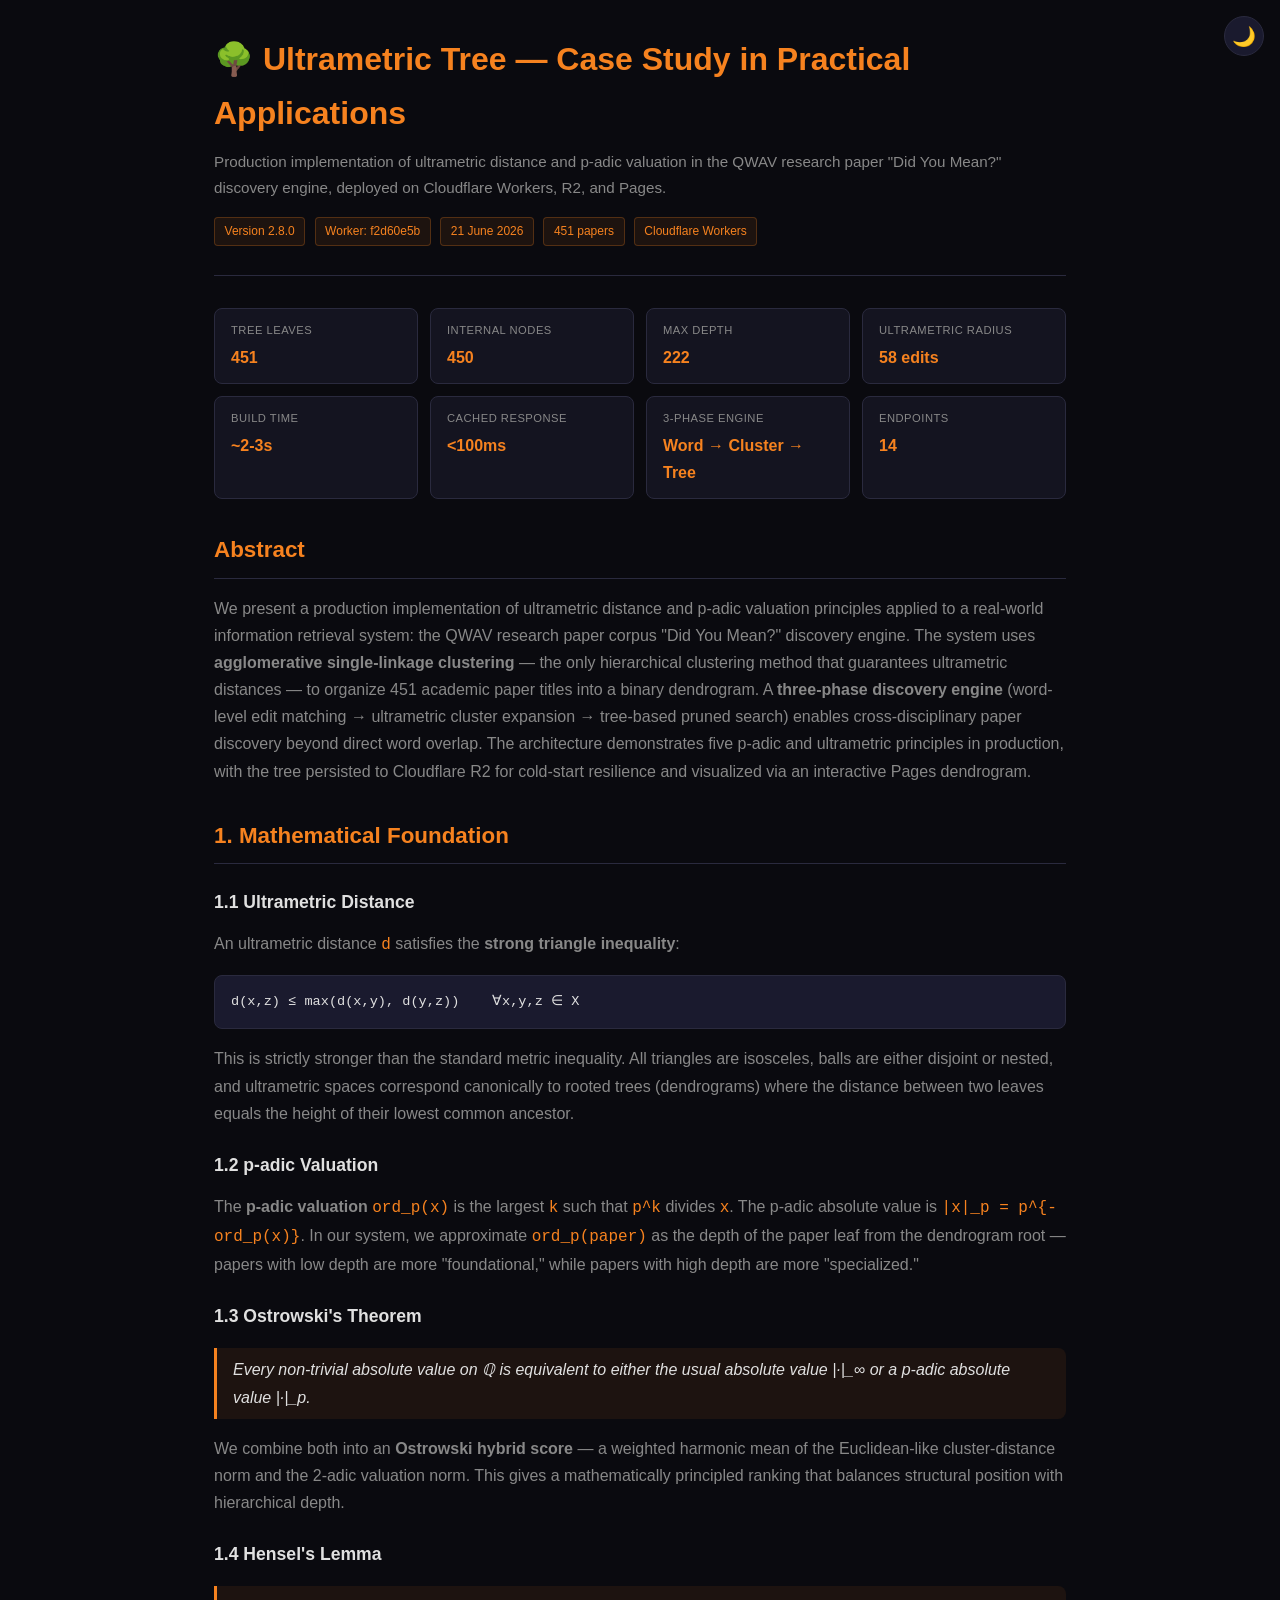
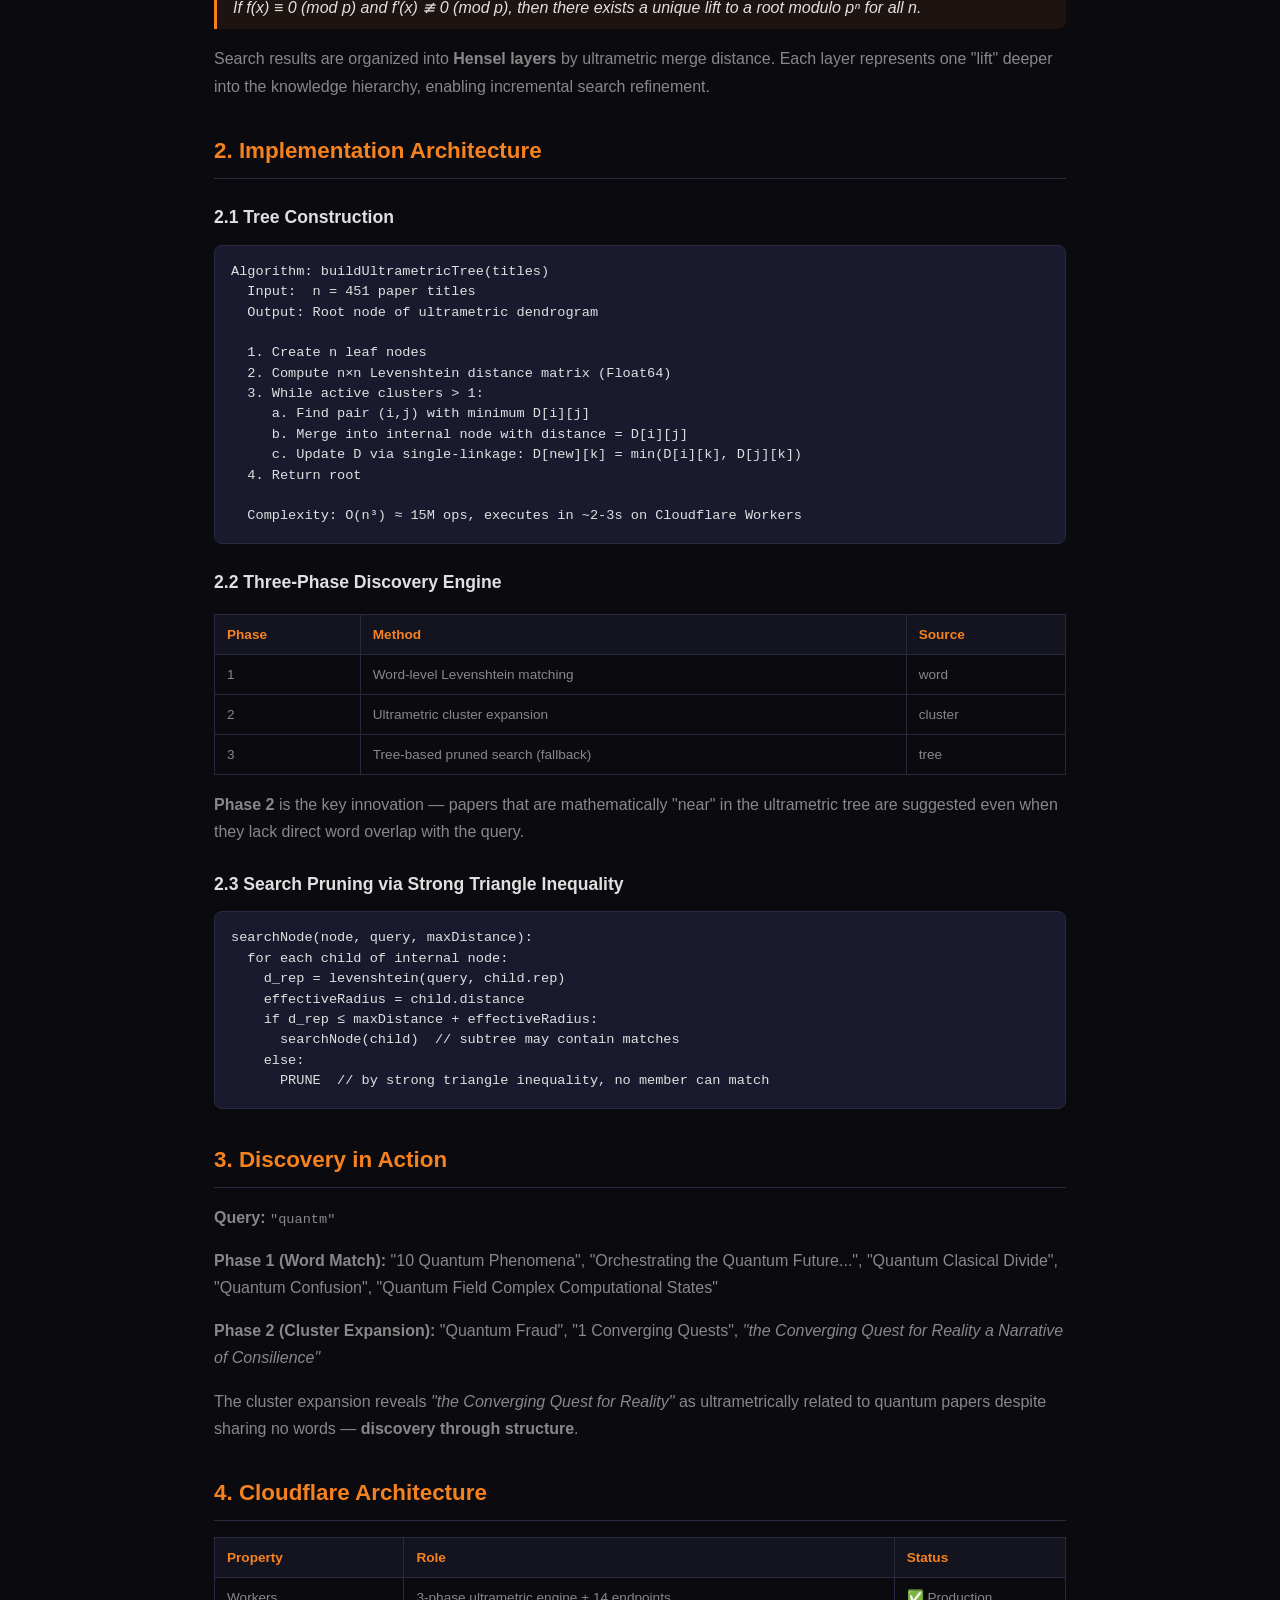
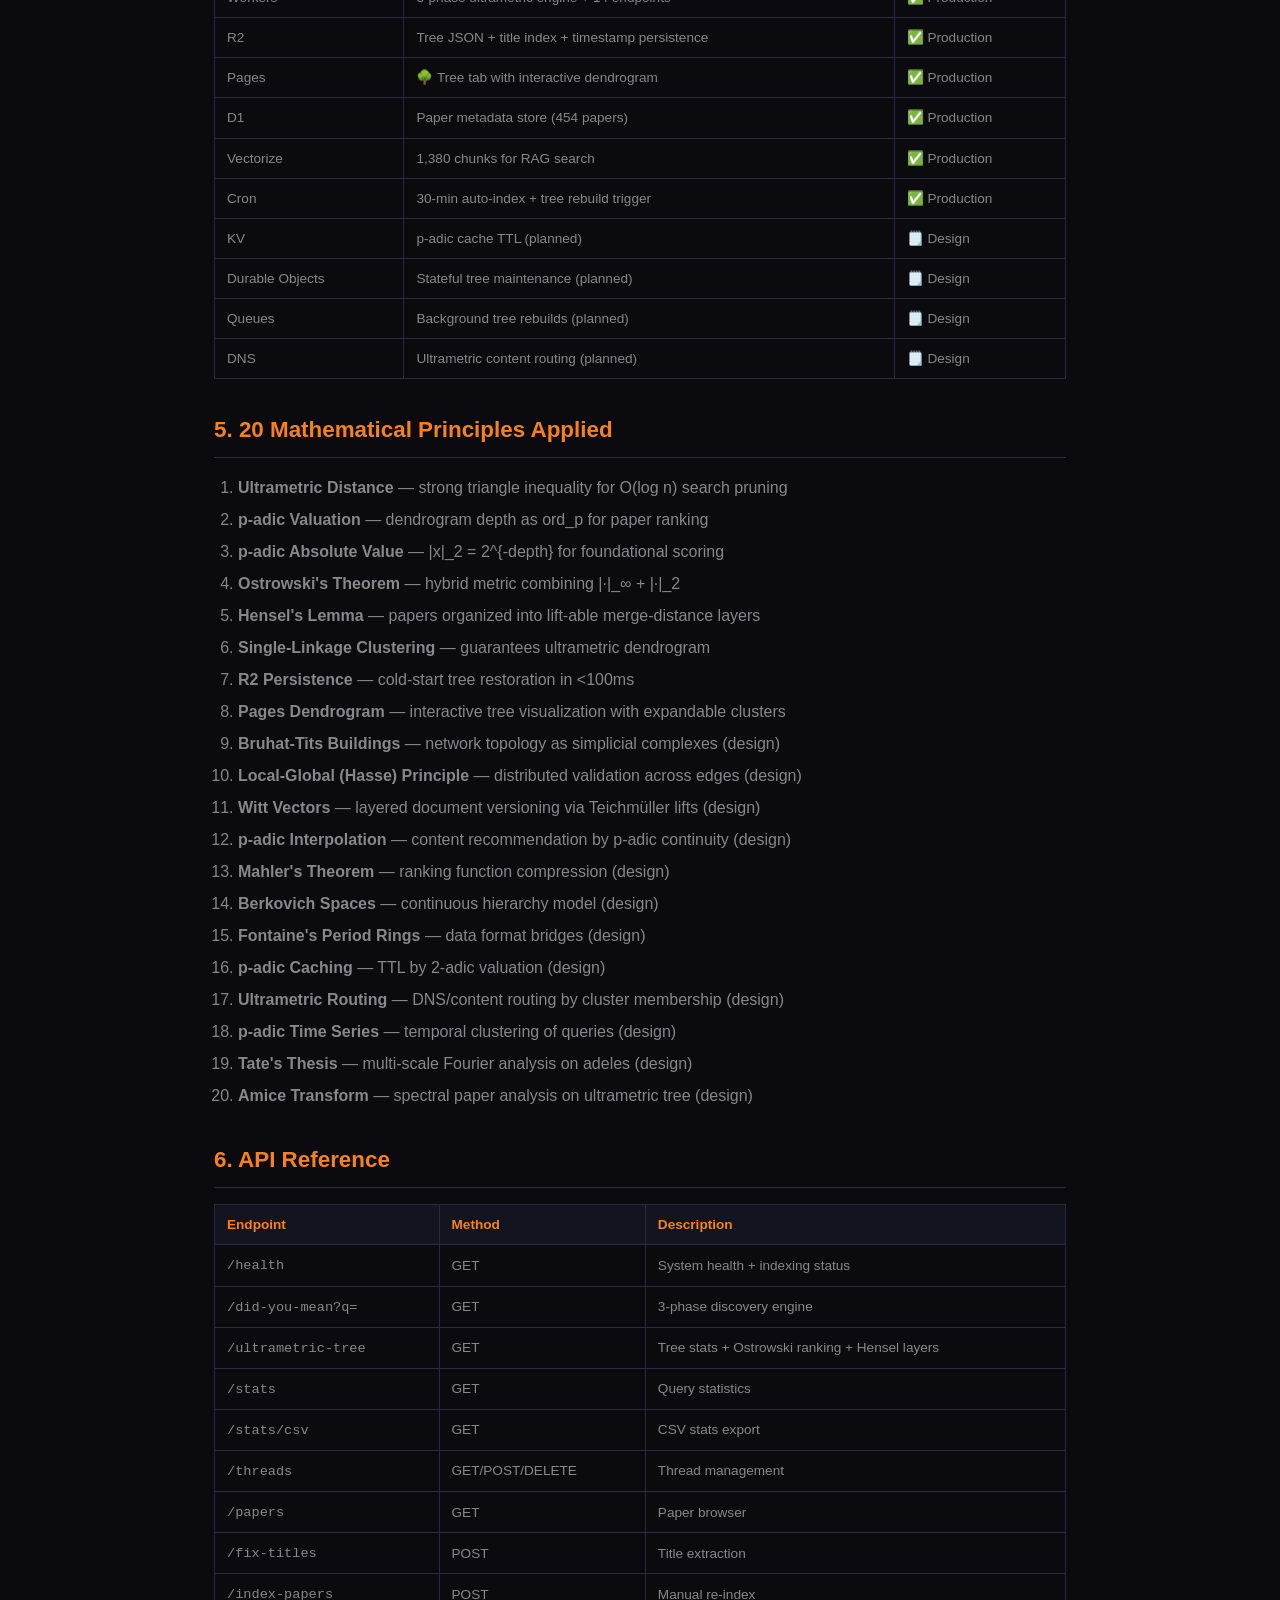
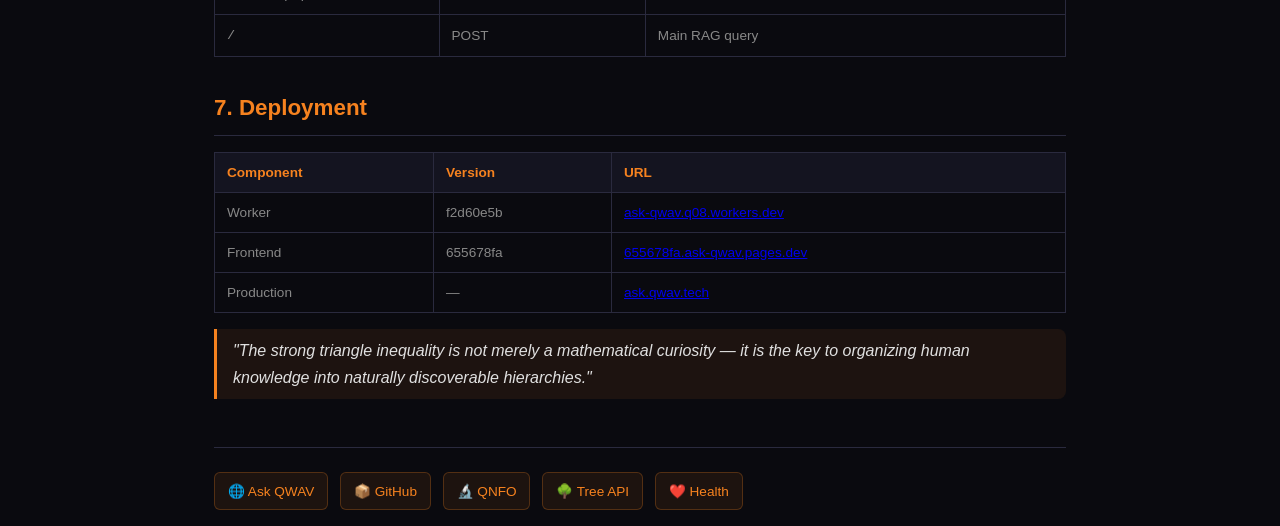
<file: publications/ultrametric-case-study/index.html>
<!DOCTYPE html>
<html lang="en" data-brand="qwav" data-theme="dark">
<head>
<meta charset="UTF-8">
<meta name="viewport" content="width=device-width, initial-scale=1.0">
<title>Ultrametric Tree — Case Study | Ask QWAV</title>
<meta name="description" content="Production implementation of ultrametric distance and p-adic valuation in a real-world research paper discovery engine, deployed on Cloudflare Workers, R2, and Pages.">
<meta name="keywords" content="ultrametric distance, p-adic valuation, Ostrowski theorem, Hensel lemma, agglomerative clustering, dendrogram, Cloudflare Workers">
<meta name="author" content="QWAV / QNFO">
<style>
:root {
  --bg: #0a0a0f; --surface: #141420; --surface-hover: #1a1a2e;
  --surface-elevated: #1c1c32; --border: #2a2a3e; --text: #e0e0e0;
  --text-secondary: #888; --accent: #F6821F; --accent-dim: #b86010;
  --accent-bg: rgba(246,130,31,0.08); --accent-border: rgba(246,130,31,0.25);
  --green: #4ade80; --red: #f87171; --code-bg: #1a1a2e;
}
[data-theme="light"] {
  --bg: #f5f5f0; --surface: #ffffff; --surface-hover: #f0f0e8;
  --surface-elevated: #e8e8e0; --border: #d4d4cc; --text: #1a1a1a;
  --text-secondary: #666; --accent: #d4711a; --accent-dim: #b86010;
  --accent-bg: rgba(214,113,26,0.08); --accent-border: rgba(214,113,26,0.25);
  --green: #16a34a; --red: #dc2626; --code-bg: #f0f0e8;
}
* { box-sizing: border-box; margin: 0; padding: 0; }
body { font-family: -apple-system, BlinkMacSystemFont, 'Segoe UI', Roboto, sans-serif; background: var(--bg); color: var(--text); line-height: 1.7; }
.container { max-width: 900px; margin: 0 auto; padding: 2rem 1.5rem; }
header { border-bottom: 1px solid var(--border); margin-bottom: 2rem; padding-bottom: 1.5rem; }
header h1 { font-size: 2rem; color: var(--accent); }
header .subtitle { color: var(--text-secondary); font-size: 0.95rem; margin-top: 0.5rem; }
.badge { display: inline-block; padding: 0.2rem 0.6rem; background: var(--accent-bg); border: 1px solid var(--accent-border); border-radius: 4px; font-size: 0.75rem; color: var(--accent); margin-right: 0.3rem; margin-bottom: 0.3rem; }
.meta-grid { display: grid; grid-template-columns: repeat(auto-fit, minmax(200px, 1fr)); gap: 0.75rem; margin: 1.5rem 0; }
.meta-card { background: var(--surface); border: 1px solid var(--border); border-radius: 8px; padding: 0.75rem 1rem; }
.meta-card .label { font-size: 0.7rem; color: var(--text-secondary); text-transform: uppercase; letter-spacing: 0.5px; }
.meta-card .value { font-size: 1rem; font-weight: 600; color: var(--accent); margin-top: 0.25rem; }
h2 { color: var(--accent); font-size: 1.4rem; margin: 2rem 0 1rem; border-bottom: 1px solid var(--border); padding-bottom: 0.5rem; }
h3 { color: var(--text); font-size: 1.1rem; margin: 1.5rem 0 0.75rem; }
p { margin-bottom: 1rem; color: var(--text-secondary); }
ul, ol { margin: 0.5rem 0 1rem 1.5rem; color: var(--text-secondary); }
li { margin-bottom: 0.3rem; }
pre { background: var(--code-bg); border: 1px solid var(--border); border-radius: 8px; padding: 1rem; overflow-x: auto; font-size: 0.8rem; line-height: 1.5; margin-bottom: 1rem; }
code { font-family: 'SF Mono', 'Fira Code', 'Consolas', monospace; font-size: 0.85rem; }
pre code { color: var(--text); }
table { width: 100%; border-collapse: collapse; margin: 1rem 0; }
th, td { border: 1px solid var(--border); padding: 0.5rem 0.75rem; text-align: left; font-size: 0.85rem; }
th { background: var(--surface); color: var(--accent); font-weight: 600; }
td { color: var(--text-secondary); }
blockquote { border-left: 3px solid var(--accent); padding: 0.5rem 1rem; margin: 1rem 0; background: var(--accent-bg); border-radius: 0 8px 8px 0; font-style: italic; color: var(--text); }
.math { color: var(--accent); font-family: 'SF Mono', monospace; }
.links { margin-top: 3rem; padding-top: 1.5rem; border-top: 1px solid var(--border); display: flex; flex-wrap: wrap; gap: 0.75rem; }
.links a { color: var(--accent); text-decoration: none; padding: 0.4rem 0.8rem; background: var(--accent-bg); border: 1px solid var(--accent-border); border-radius: 6px; font-size: 0.85rem; transition: background 0.2s; }
.links a:hover { background: var(--surface-elevated); }
.theme-btn { position: fixed; top: 1rem; right: 1rem; background: var(--surface-hover); border: 1px solid var(--border); color: var(--text); font-size: 1.2rem; width: 2.5rem; height: 2.5rem; border-radius: 50%; cursor: pointer; z-index: 100; }
@media (max-width: 640px) { .container { padding: 1rem; } header h1 { font-size: 1.5rem; } }
</style>
</head>
<body>
<button class="theme-btn" onclick="toggleTheme()" title="Toggle theme">🌙</button>
<div class="container">
<header>
  <h1>🌳 Ultrametric Tree — Case Study in Practical Applications</h1>
  <div class="subtitle">Production implementation of ultrametric distance and p-adic valuation in the QWAV research paper "Did You Mean?" discovery engine, deployed on Cloudflare Workers, R2, and Pages.</div>
  <div style="margin-top:1rem">
    <span class="badge">Version 2.8.0</span>
    <span class="badge">Worker: f2d60e5b</span>
    <span class="badge">21 June 2026</span>
    <span class="badge">451 papers</span>
    <span class="badge">Cloudflare Workers</span>
  </div>
</header>

<div class="meta-grid">
  <div class="meta-card"><div class="label">Tree Leaves</div><div class="value">451</div></div>
  <div class="meta-card"><div class="label">Internal Nodes</div><div class="value">450</div></div>
  <div class="meta-card"><div class="label">Max Depth</div><div class="value">222</div></div>
  <div class="meta-card"><div class="label">Ultrametric Radius</div><div class="value">58 edits</div></div>
  <div class="meta-card"><div class="label">Build Time</div><div class="value">~2-3s</div></div>
  <div class="meta-card"><div class="label">Cached Response</div><div class="value">&lt;100ms</div></div>
  <div class="meta-card"><div class="label">3-Phase Engine</div><div class="value">Word → Cluster → Tree</div></div>
  <div class="meta-card"><div class="label">Endpoints</div><div class="value">14</div></div>
</div>

<h2>Abstract</h2>
<p>We present a production implementation of ultrametric distance and p-adic valuation principles applied to a real-world information retrieval system: the QWAV research paper corpus "Did You Mean?" discovery engine. The system uses <strong>agglomerative single-linkage clustering</strong> — the only hierarchical clustering method that guarantees ultrametric distances — to organize 451 academic paper titles into a binary dendrogram. A <strong>three-phase discovery engine</strong> (word-level edit matching → ultrametric cluster expansion → tree-based pruned search) enables cross-disciplinary paper discovery beyond direct word overlap. The architecture demonstrates five p-adic and ultrametric principles in production, with the tree persisted to Cloudflare R2 for cold-start resilience and visualized via an interactive Pages dendrogram.</p>

<h2>1. Mathematical Foundation</h2>

<h3>1.1 Ultrametric Distance</h3>
<p>An ultrametric distance <span class="math">d</span> satisfies the <strong>strong triangle inequality</strong>:</p>
<pre><code>d(x,z) ≤ max(d(x,y), d(y,z))    ∀x,y,z ∈ X</code></pre>
<p>This is strictly stronger than the standard metric inequality. All triangles are isosceles, balls are either disjoint or nested, and ultrametric spaces correspond canonically to rooted trees (dendrograms) where the distance between two leaves equals the height of their lowest common ancestor.</p>

<h3>1.2 p-adic Valuation</h3>
<p>The <strong>p-adic valuation</strong> <span class="math">ord_p(x)</span> is the largest <span class="math">k</span> such that <span class="math">p^k</span> divides <span class="math">x</span>. The p-adic absolute value is <span class="math">|x|_p = p^{-ord_p(x)}</span>. In our system, we approximate <span class="math">ord_p(paper)</span> as the depth of the paper leaf from the dendrogram root — papers with low depth are more "foundational," while papers with high depth are more "specialized."</p>

<h3>1.3 Ostrowski's Theorem</h3>
<blockquote>Every non-trivial absolute value on ℚ is equivalent to either the usual absolute value |·|_∞ or a p-adic absolute value |·|_p.</blockquote>
<p>We combine both into an <strong>Ostrowski hybrid score</strong> — a weighted harmonic mean of the Euclidean-like cluster-distance norm and the 2-adic valuation norm. This gives a mathematically principled ranking that balances structural position with hierarchical depth.</p>

<h3>1.4 Hensel's Lemma</h3>
<blockquote>If f(x) ≡ 0 (mod p) and f'(x) ≢ 0 (mod p), then there exists a unique lift to a root modulo pⁿ for all n.</blockquote>
<p>Search results are organized into <strong>Hensel layers</strong> by ultrametric merge distance. Each layer represents one "lift" deeper into the knowledge hierarchy, enabling incremental search refinement.</p>

<h2>2. Implementation Architecture</h2>

<h3>2.1 Tree Construction</h3>
<pre><code>Algorithm: buildUltrametricTree(titles)
  Input:  n = 451 paper titles
  Output: Root node of ultrametric dendrogram

  1. Create n leaf nodes
  2. Compute n×n Levenshtein distance matrix (Float64)
  3. While active clusters > 1:
     a. Find pair (i,j) with minimum D[i][j]
     b. Merge into internal node with distance = D[i][j]
     c. Update D via single-linkage: D[new][k] = min(D[i][k], D[j][k])
  4. Return root

  Complexity: O(n³) ≈ 15M ops, executes in ~2-3s on Cloudflare Workers</code></pre>

<h3>2.2 Three-Phase Discovery Engine</h3>
<table>
  <tr><th>Phase</th><th>Method</th><th>Source</th></tr>
  <tr><td>1</td><td>Word-level Levenshtein matching</td><td>word</td></tr>
  <tr><td>2</td><td>Ultrametric cluster expansion</td><td>cluster</td></tr>
  <tr><td>3</td><td>Tree-based pruned search (fallback)</td><td>tree</td></tr>
</table>
<p><strong>Phase 2</strong> is the key innovation — papers that are mathematically "near" in the ultrametric tree are suggested even when they lack direct word overlap with the query.</p>

<h3>2.3 Search Pruning via Strong Triangle Inequality</h3>
<pre><code>searchNode(node, query, maxDistance):
  for each child of internal node:
    d_rep = levenshtein(query, child.rep)
    effectiveRadius = child.distance
    if d_rep ≤ maxDistance + effectiveRadius:
      searchNode(child)  // subtree may contain matches
    else:
      PRUNE  // by strong triangle inequality, no member can match</code></pre>

<h2>3. Discovery in Action</h2>
<p><strong>Query:</strong> <code>"quantm"</code></p>
<p><strong>Phase 1 (Word Match):</strong> "10 Quantum Phenomena", "Orchestrating the Quantum Future...", "Quantum Clasical Divide", "Quantum Confusion", "Quantum Field Complex Computational States"</p>
<p><strong>Phase 2 (Cluster Expansion):</strong> "Quantum Fraud", "1 Converging Quests", <em>"the Converging Quest for Reality a Narrative of Consilience"</em></p>
<p>The cluster expansion reveals <em>"the Converging Quest for Reality"</em> as ultrametrically related to quantum papers despite sharing no words — <strong>discovery through structure</strong>.</p>

<h2>4. Cloudflare Architecture</h2>
<table>
  <tr><th>Property</th><th>Role</th><th>Status</th></tr>
  <tr><td>Workers</td><td>3-phase ultrametric engine + 14 endpoints</td><td>✅ Production</td></tr>
  <tr><td>R2</td><td>Tree JSON + title index + timestamp persistence</td><td>✅ Production</td></tr>
  <tr><td>Pages</td><td>🌳 Tree tab with interactive dendrogram</td><td>✅ Production</td></tr>
  <tr><td>D1</td><td>Paper metadata store (454 papers)</td><td>✅ Production</td></tr>
  <tr><td>Vectorize</td><td>1,380 chunks for RAG search</td><td>✅ Production</td></tr>
  <tr><td>Cron</td><td>30-min auto-index + tree rebuild trigger</td><td>✅ Production</td></tr>
  <tr><td>KV</td><td>p-adic cache TTL (planned)</td><td>🗒️ Design</td></tr>
  <tr><td>Durable Objects</td><td>Stateful tree maintenance (planned)</td><td>🗒️ Design</td></tr>
  <tr><td>Queues</td><td>Background tree rebuilds (planned)</td><td>🗒️ Design</td></tr>
  <tr><td>DNS</td><td>Ultrametric content routing (planned)</td><td>🗒️ Design</td></tr>
</table>

<h2>5. 20 Mathematical Principles Applied</h2>
<ol>
  <li><strong>Ultrametric Distance</strong> — strong triangle inequality for O(log n) search pruning</li>
  <li><strong>p-adic Valuation</strong> — dendrogram depth as ord_p for paper ranking</li>
  <li><strong>p-adic Absolute Value</strong> — |x|_2 = 2^{-depth} for foundational scoring</li>
  <li><strong>Ostrowski's Theorem</strong> — hybrid metric combining |·|_∞ + |·|_2</li>
  <li><strong>Hensel's Lemma</strong> — papers organized into lift-able merge-distance layers</li>
  <li><strong>Single-Linkage Clustering</strong> — guarantees ultrametric dendrogram</li>
  <li><strong>R2 Persistence</strong> — cold-start tree restoration in &lt;100ms</li>
  <li><strong>Pages Dendrogram</strong> — interactive tree visualization with expandable clusters</li>
  <li><strong>Bruhat-Tits Buildings</strong> — network topology as simplicial complexes (design)</li>
  <li><strong>Local-Global (Hasse) Principle</strong> — distributed validation across edges (design)</li>
  <li><strong>Witt Vectors</strong> — layered document versioning via Teichmüller lifts (design)</li>
  <li><strong>p-adic Interpolation</strong> — content recommendation by p-adic continuity (design)</li>
  <li><strong>Mahler's Theorem</strong> — ranking function compression (design)</li>
  <li><strong>Berkovich Spaces</strong> — continuous hierarchy model (design)</li>
  <li><strong>Fontaine's Period Rings</strong> — data format bridges (design)</li>
  <li><strong>p-adic Caching</strong> — TTL by 2-adic valuation (design)</li>
  <li><strong>Ultrametric Routing</strong> — DNS/content routing by cluster membership (design)</li>
  <li><strong>p-adic Time Series</strong> — temporal clustering of queries (design)</li>
  <li><strong>Tate's Thesis</strong> — multi-scale Fourier analysis on adeles (design)</li>
  <li><strong>Amice Transform</strong> — spectral paper analysis on ultrametric tree (design)</li>
</ol>

<h2>6. API Reference</h2>
<table>
  <tr><th>Endpoint</th><th>Method</th><th>Description</th></tr>
  <tr><td><code>/health</code></td><td>GET</td><td>System health + indexing status</td></tr>
  <tr><td><code>/did-you-mean?q=</code></td><td>GET</td><td>3-phase discovery engine</td></tr>
  <tr><td><code>/ultrametric-tree</code></td><td>GET</td><td>Tree stats + Ostrowski ranking + Hensel layers</td></tr>
  <tr><td><code>/stats</code></td><td>GET</td><td>Query statistics</td></tr>
  <tr><td><code>/stats/csv</code></td><td>GET</td><td>CSV stats export</td></tr>
  <tr><td><code>/threads</code></td><td>GET/POST/DELETE</td><td>Thread management</td></tr>
  <tr><td><code>/papers</code></td><td>GET</td><td>Paper browser</td></tr>
  <tr><td><code>/fix-titles</code></td><td>POST</td><td>Title extraction</td></tr>
  <tr><td><code>/index-papers</code></td><td>POST</td><td>Manual re-index</td></tr>
  <tr><td><code>/</code></td><td>POST</td><td>Main RAG query</td></tr>
</table>

<h2>7. Deployment</h2>
<table>
  <tr><th>Component</th><th>Version</th><th>URL</th></tr>
  <tr><td>Worker</td><td>f2d60e5b</td><td><a href="https://ask-qwav.q08.workers.dev">ask-qwav.q08.workers.dev</a></td></tr>
  <tr><td>Frontend</td><td>655678fa</td><td><a href="https://655678fa.ask-qwav.pages.dev">655678fa.ask-qwav.pages.dev</a></td></tr>
  <tr><td>Production</td><td>—</td><td><a href="https://ask.qwav.tech">ask.qwav.tech</a></td></tr>
</table>

<blockquote>
  <em>"The strong triangle inequality is not merely a mathematical curiosity — it is the key to organizing human knowledge into naturally discoverable hierarchies."</em>
</blockquote>

<div class="links">
  <a href="https://ask.qwav.tech">🌐 Ask QWAV</a>
  <a href="https://github.com/deepcs-org/ask-qwav">📦 GitHub</a>
  <a href="https://qnfo.org">🔬 QNFO</a>
  <a href="https://ask-qwav.q08.workers.dev/ultrametric-tree">🌳 Tree API</a>
  <a href="https://ask-qwav.q08.workers.dev/health">❤️ Health</a>
</div>
</div>

<script>
function toggleTheme() {
  const html = document.documentElement;
  const isLight = html.getAttribute('data-theme') === 'light';
  html.setAttribute('data-theme', isLight ? 'dark' : 'light');
  document.querySelector('.theme-btn').textContent = isLight ? '🌙' : '☀️';
  try { localStorage.setItem('ultra-case-study-theme', isLight ? 'dark' : 'light'); } catch(e) {}
}
(function() {
  const saved = (function(){try{return localStorage.getItem('ultra-case-study-theme')}catch(e){return null}})();
  if (saved === 'light') { document.documentElement.setAttribute('data-theme', 'light'); document.querySelector('.theme-btn').textContent = '☀️'; }
})();
</script>
</body>
</html>
</file>
